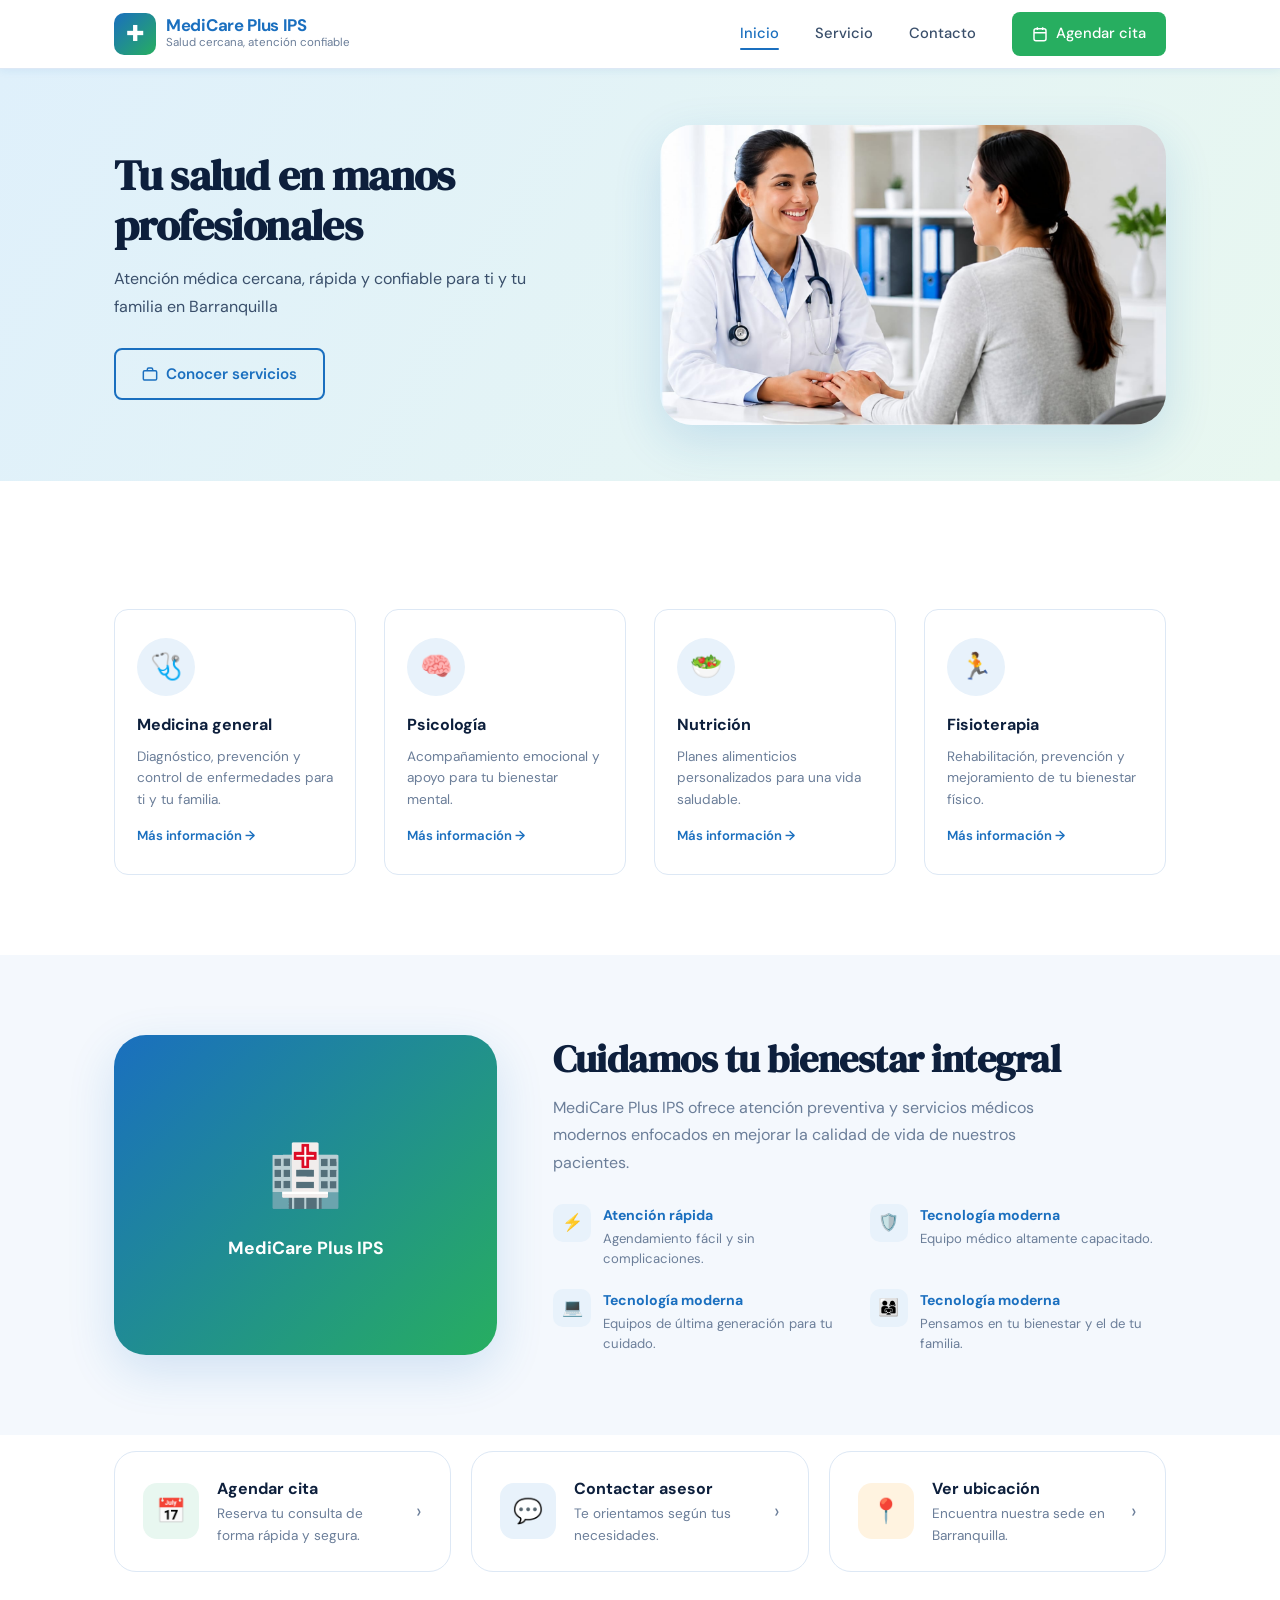
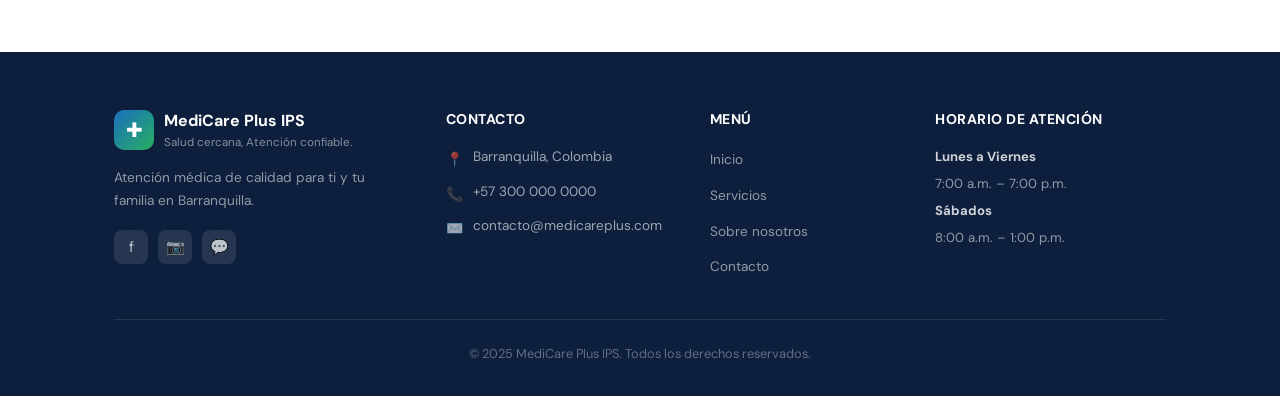
<file: index.html>
<!DOCTYPE html>
<html lang="es">
<head>
  <meta charset="UTF-8" />
  <meta name="viewport" content="width=device-width, initial-scale=1.0" />
  <title>MediCare Plus IPS — Inicio</title>
  <link rel="stylesheet" href="styles.css" />
  <style>
    /* ── HERO ────────────────────────────────── */
    .hero {
      background: linear-gradient(120deg, #dff0fb 0%, #e8f7f0 100%);
      overflow: hidden;
      position: relative;
    }
    .hero .container {
      display: grid;
      grid-template-columns: 1fr 1fr;
      align-items: center;
      gap: 40px;
      min-height: 380px;
      padding-top: 56px;
      padding-bottom: 56px;
    }
    .hero-content { max-width: 440px; }
    .hero-title {
      font-family: var(--font-display);
      font-size: 2.7rem;
      line-height: 1.15;
      color: var(--text-dark);
      letter-spacing: -.6px;
    }
    .hero-sub {
      font-size: 1rem;
      color: var(--text-mid);
      margin-top: 16px;
      line-height: 1.7;
    }
    .hero-actions { margin-top: 28px; display: flex; gap: 14px; flex-wrap: wrap; }
    .hero-image {
      position: relative;
      border-radius: var(--radius-xl);
      overflow: hidden;
      height: 300px;
      box-shadow: var(--shadow-lg);
    }
    .hero-image img {
      width: 100%; height: 100%;
      object-fit: cover;
    }
    .hero-image-placeholder {
      width: 100%; height: 100%;
      background: linear-gradient(135deg, #a8d8f0 0%, #c8ecd5 100%);
      display: flex; align-items: center; justify-content: center;
      font-size: 80px;
    }

    /* ── SPECIALTIES ─────────────────────────── */
    .specialties { background: var(--bg); }
    .specialties-grid {
      display: grid;
      grid-template-columns: repeat(4, 1fr);
      gap: 28px;
      margin-top: 48px;
    }
    .specialty-card {
      display: flex;
      flex-direction: column;
      align-items: flex-start;
      gap: 0;
      padding: 28px 22px;
      border-radius: var(--radius-md);
      border: 1.5px solid var(--border);
      background: var(--bg);
      transition: box-shadow var(--transition), transform var(--transition), border-color var(--transition);
    }
    .specialty-card:hover {
      box-shadow: var(--shadow-md);
      transform: translateY(-4px);
      border-color: var(--primary);
    }
    .specialty-card:hover .service-icon-wrap {
      background: var(--primary);
      color: #fff;
      transform: scale(1.08);
    }
    .specialty-card h3 {
      font-size: 1rem;
      font-weight: 700;
      color: var(--text-dark);
      margin-bottom: 8px;
    }
    .specialty-card p {
      font-size: .85rem;
      color: var(--text-light);
      line-height: 1.6;
      flex: 1;
    }
    .specialty-more {
      display: inline-flex;
      align-items: center;
      gap: 6px;
      font-size: .82rem;
      font-weight: 600;
      color: var(--primary);
      margin-top: 14px;
      transition: gap var(--transition);
    }
    .specialty-card:hover .specialty-more { gap: 10px; }

    /* ── ABOUT ───────────────────────────────── */
    .about { background: var(--bg-soft); }
    .about .container {
      display: grid;
      grid-template-columns: 1fr 1.6fr;
      gap: 56px;
      align-items: center;
    }
    .about-image {
      border-radius: var(--radius-xl);
      overflow: hidden;
      box-shadow: var(--shadow-lg);
      height: 320px;
    }
    .about-image-placeholder {
      width: 100%; height: 100%;
      background: linear-gradient(135deg, var(--primary) 0%, var(--accent) 100%);
      display: flex; align-items: center; justify-content: center;
      color: #fff;
      flex-direction: column;
      gap: 10px;
    }
    .about-image-placeholder span:first-child { font-size: 60px; }
    .about-image-placeholder span:last-child {
      font-weight: 700;
      font-size: 1.1rem;
      text-align: center;
    }
    .about-content {}
    .about-content .section-title { text-align: left; }
    .about-content .section-subtitle { margin-top: 12px; }
    .about-features {
      display: grid;
      grid-template-columns: 1fr 1fr;
      gap: 20px;
      margin-top: 28px;
    }
    .about-feature {
      display: flex;
      gap: 12px;
      align-items: flex-start;
    }
    .about-feature-icon {
      width: 38px; height: 38px;
      border-radius: 10px;
      background: var(--primary-light);
      display: flex; align-items: center; justify-content: center;
      color: var(--primary);
      font-size: 17px;
      flex-shrink: 0;
    }
    .about-feature h4 {
      font-size: .88rem;
      font-weight: 700;
      color: var(--primary);
      margin-bottom: 3px;
    }
    .about-feature p { font-size: .82rem; color: var(--text-light); line-height: 1.5; }

    /* ── QUICK ACTIONS ───────────────────────── */
    .quick-actions { background: var(--bg); }
    .quick-actions-grid {
      display: grid;
      grid-template-columns: repeat(3, 1fr);
      gap: 20px;
      margin-top: 16px;
    }
    .action-card--agenda .action-card-icon { background: #E8F7F0; color: var(--accent); }
    .action-card--asesor .action-card-icon { background: var(--primary-light); color: var(--primary); }
    .action-card--ubicacion .action-card-icon { background: #FFF3E0; color: #E67E22; }

    @media (max-width: 900px) {
      .hero .container { grid-template-columns: 1fr; }
      .hero-image { height: 240px; }
      .specialties-grid { grid-template-columns: repeat(2, 1fr); }
      .about .container { grid-template-columns: 1fr; }
      .quick-actions-grid { grid-template-columns: 1fr; }
    }
    @media (max-width: 640px) {
      .hero-title { font-size: 2rem; }
      .specialties-grid { grid-template-columns: 1fr; }
      .about-features { grid-template-columns: 1fr; }
    }
  </style>
</head>
<body>

  <!-- ══ NAVBAR ══════════════════════════════ -->
  <nav class="navbar">
    <div class="container">
      <a href="index.html" class="nav-logo">
        <div class="nav-logo-icon">✚</div>
        <div class="nav-logo-text">
          <span class="nav-logo-name">MediCare Plus IPS</span>
          <span class="nav-logo-tagline">Salud cercana, atención confiable</span>
        </div>
      </a>
      <div class="nav-links">
        <a href="index.html" class="active">Inicio</a>
        <a href="servicios.html">Servicio</a>
        <a href="contacto.html">Contacto</a>
        <a href="agendar.html" class="btn-cita">
          <svg viewBox="0 0 24 24" fill="none" stroke="currentColor" stroke-width="2.2">
            <rect x="3" y="4" width="18" height="18" rx="3"/>
            <path d="M16 2v4M8 2v4M3 10h18"/>
          </svg>
          Agendar cita
        </a>
      </div>
    </div>
  </nav>

  <!-- ══ HERO ════════════════════════════════ -->
  <section class="hero">
    <div class="container">
      <div class="hero-content">
        <h1 class="hero-title">Tu salud en manos profesionales</h1>
        <p class="hero-sub">Atención médica cercana, rápida y confiable para ti y tu familia en Barranquilla</p>
        <div class="hero-actions">
          <a href="servicios.html" class="btn-outline">
            <svg width="16" height="16" viewBox="0 0 24 24" fill="none" stroke="currentColor" stroke-width="2.2">
              <rect x="2" y="7" width="20" height="14" rx="2"/>
              <path d="M16 7V5a2 2 0 00-2-2h-4a2 2 0 00-2 2v2"/>
            </svg>
            Conocer servicios
          </a>
        </div>
      </div>
      <div class="hero-image">
        <img src="hero-doctor.png" alt="Doctora atendiendo paciente en MediCare Plus IPS" />
      </div>
    </div>
  </section>

  <!-- ══ ESPECIALIDADES ══════════════════════ -->
  <section class="specialties section">
    <div class="container">
      <div class="specialties-grid">

        <div class="specialty-card">
          <div class="service-icon-wrap">🩺</div>
          <h3>Medicina general</h3>
          <p>Diagnóstico, prevención y control de enfermedades para ti y tu familia.</p>
          <a href="servicios.html" class="specialty-more">Más información →</a>
        </div>

        <div class="specialty-card">
          <div class="service-icon-wrap">🧠</div>
          <h3>Psicología</h3>
          <p>Acompañamiento emocional y apoyo para tu bienestar mental.</p>
          <a href="servicios.html" class="specialty-more">Más información →</a>
        </div>

        <div class="specialty-card">
          <div class="service-icon-wrap">🥗</div>
          <h3>Nutrición</h3>
          <p>Planes alimenticios personalizados para una vida saludable.</p>
          <a href="servicios.html" class="specialty-more">Más información →</a>
        </div>

        <div class="specialty-card">
          <div class="service-icon-wrap">🏃</div>
          <h3>Fisioterapia</h3>
          <p>Rehabilitación, prevención y mejoramiento de tu bienestar físico.</p>
          <a href="servicios.html" class="specialty-more">Más información →</a>
        </div>

      </div>
    </div>
  </section>

  <!-- ══ SOBRE NOSOTROS ══════════════════════ -->
  <section class="about section">
    <div class="container">
      <div class="about-image">
        <div class="about-image-placeholder">
          <span>🏥</span>
          <span>MediCare Plus IPS</span>
        </div>
      </div>
      <div class="about-content">
        <h2 class="section-title">Cuidamos tu bienestar integral</h2>
        <p class="section-subtitle">
          MediCare Plus IPS ofrece atención preventiva y servicios médicos modernos
          enfocados en mejorar la calidad de vida de nuestros pacientes.
        </p>
        <div class="about-features">
          <div class="about-feature">
            <div class="about-feature-icon">⚡</div>
            <div>
              <h4>Atención rápida</h4>
              <p>Agendamiento fácil y sin complicaciones.</p>
            </div>
          </div>
          <div class="about-feature">
            <div class="about-feature-icon">🛡️</div>
            <div>
              <h4>Tecnología moderna</h4>
              <p>Equipo médico altamente capacitado.</p>
            </div>
          </div>
          <div class="about-feature">
            <div class="about-feature-icon">💻</div>
            <div>
              <h4>Tecnología moderna</h4>
              <p>Equipos de última generación para tu cuidado.</p>
            </div>
          </div>
          <div class="about-feature">
            <div class="about-feature-icon">👨‍👩‍👧</div>
            <div>
              <h4>Tecnología moderna</h4>
              <p>Pensamos en tu bienestar y el de tu familia.</p>
            </div>
          </div>
        </div>
      </div>
    </div>
  </section>

  <!-- ══ QUICK ACTIONS ═══════════════════════ -->
  <section class="quick-actions section" style="padding-top:0;">
    <div class="container">
      <div class="quick-actions-grid">

        <a href="agendar.html" class="action-card action-card--agenda">
          <div class="action-card-icon">📅</div>
          <div class="action-card-text">
            <h3>Agendar cita</h3>
            <p>Reserva tu consulta de forma rápida y segura.</p>
          </div>
          <span class="action-card-arrow">›</span>
        </a>

        <a href="contacto.html" class="action-card action-card--asesor">
          <div class="action-card-icon">💬</div>
          <div class="action-card-text">
            <h3>Contactar asesor</h3>
            <p>Te orientamos según tus necesidades.</p>
          </div>
          <span class="action-card-arrow">›</span>
        </a>

        <a href="contacto.html" class="action-card action-card--ubicacion">
          <div class="action-card-icon">📍</div>
          <div class="action-card-text">
            <h3>Ver ubicación</h3>
            <p>Encuentra nuestra sede en Barranquilla.</p>
          </div>
          <span class="action-card-arrow">›</span>
        </a>

      </div>
    </div>
  </section>

  <!-- ══ FOOTER ══════════════════════════════ -->
  <footer class="footer">
    <div class="container">
      <div class="footer-grid">
        <div class="footer-brand">
          <div class="footer-logo">
            <div class="footer-logo-icon">✚</div>
            <div>
              <div class="footer-logo-name">MediCare Plus IPS</div>
              <div class="footer-logo-tagline">Salud cercana, Atención confiable.</div>
            </div>
          </div>
          <p class="footer-desc">Atención médica de calidad para ti y tu familia en Barranquilla.</p>
          <div class="footer-socials">
            <a href="#">f</a>
            <a href="#">📷</a>
            <a href="#">💬</a>
          </div>
        </div>

        <div class="footer-col">
          <h4>Contacto</h4>
          <div class="footer-contact-list">
            <div class="footer-contact-item"><span>📍</span><span>Barranquilla, Colombia</span></div>
            <div class="footer-contact-item"><span>📞</span><span>+57 300 000 0000</span></div>
            <div class="footer-contact-item"><span>✉️</span><span>contacto@medicareplus.com</span></div>
          </div>
        </div>

        <div class="footer-col">
          <h4>Menú</h4>
          <ul>
            <li><a href="index.html">Inicio</a></li>
            <li><a href="servicios.html">Servicios</a></li>
            <li><a href="#">Sobre nosotros</a></li>
            <li><a href="contacto.html">Contacto</a></li>
          </ul>
        </div>

        <div class="footer-col">
          <h4>Horario de atención</h4>
          <div class="footer-hours">
            <div class="footer-hours-row"><strong>Lunes a Viernes</strong></div>
            <div class="footer-hours-row"><span>7:00 a.m. – 7:00 p.m.</span></div>
            <div class="footer-hours-row"><strong>Sábados</strong></div>
            <div class="footer-hours-row"><span>8:00 a.m. – 1:00 p.m.</span></div>
          </div>
        </div>
      </div>
      <div class="footer-bottom">© 2025 MediCare Plus IPS. Todos los derechos reservados.</div>
    </div>
  </footer>

</body>
</html>
</file>
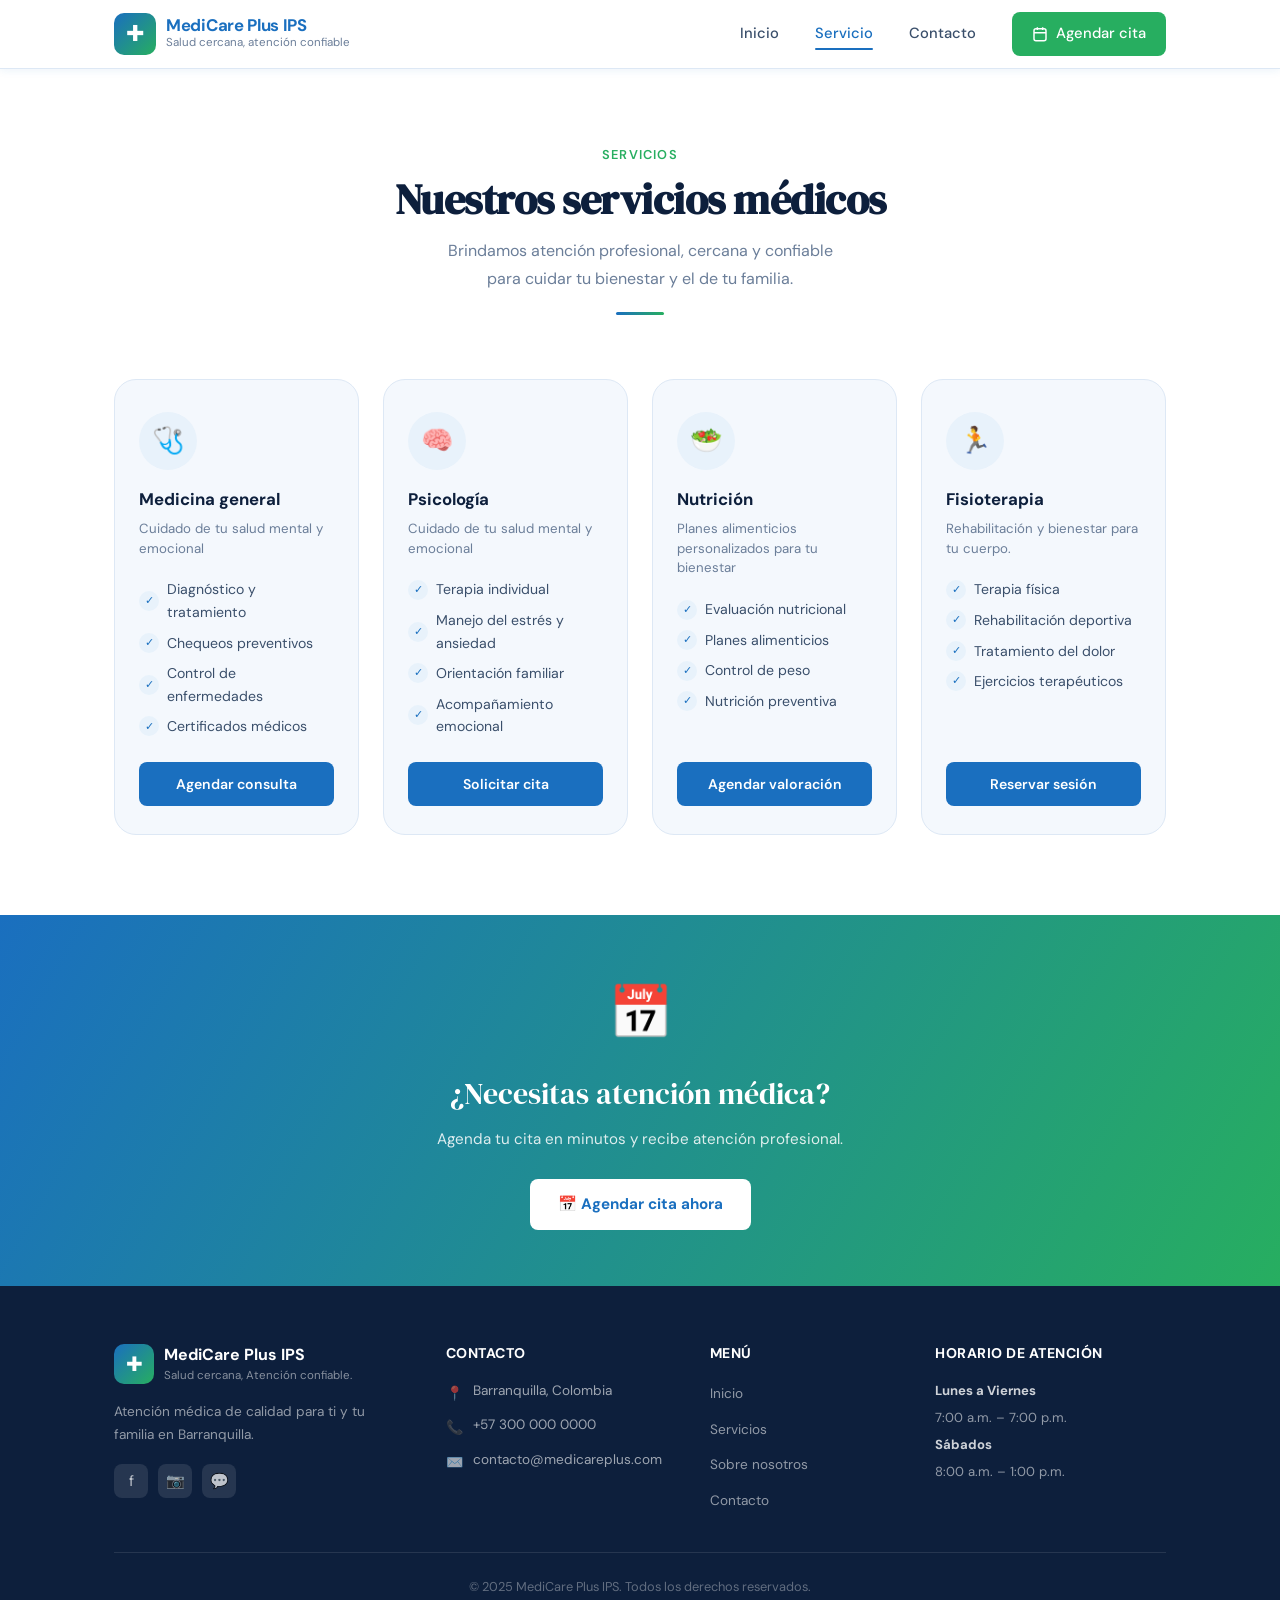
<file: servicios.html>
<!DOCTYPE html>
<html lang="es">
<head>
  <meta charset="UTF-8" />
  <meta name="viewport" content="width=device-width, initial-scale=1.0" />
  <title>MediCare Plus IPS — Servicios</title>
  <link rel="stylesheet" href="styles.css" />
  <style>
    /* ── PAGE HEADER ─────────────────────────── */
    .page-header {
      text-align: center;
      padding: 72px 0 48px;
    }
    .page-header .section-title { font-size: 2.6rem; }
    .page-header .section-subtitle { margin: 12px auto 0; text-align: center; }
    .page-header .divider { margin-top: 20px; }

    /* ── SERVICE CARDS GRID ──────────────────── */
    .services-section { background: var(--bg); padding-bottom: 80px; }
    .services-grid {
      display: grid;
      grid-template-columns: repeat(4, 1fr);
      gap: 24px;
      margin-top: 16px;
    }
    .service-card {
      background: var(--bg-soft);
      border: 1.5px solid var(--border);
      border-radius: var(--radius-lg);
      padding: 32px 24px 28px;
      display: flex;
      flex-direction: column;
      gap: 0;
      transition: box-shadow var(--transition), transform var(--transition), border-color var(--transition);
    }
    .service-card:hover {
      box-shadow: var(--shadow-md);
      transform: translateY(-5px);
      border-color: var(--primary);
    }
    .service-card:hover .service-icon-wrap {
      background: var(--primary);
      color: #fff;
      transform: scale(1.05);
    }
    .service-card h3 {
      font-size: 1.05rem;
      font-weight: 700;
      color: var(--text-dark);
      margin-bottom: 6px;
    }
    .service-card .service-tagline {
      font-size: .83rem;
      color: var(--text-light);
      margin-bottom: 20px;
      line-height: 1.5;
    }
    .service-card .check-list { flex: 1; margin-bottom: 24px; }
    .service-card .btn-primary {
      width: 100%;
      justify-content: center;
      padding: 11px 20px;
      font-size: .88rem;
    }

    /* ── CTA BANNER ──────────────────────────── */
    .cta-banner {
      background: linear-gradient(120deg, var(--primary) 0%, var(--accent) 100%);
      padding: 56px 0;
      text-align: center;
      color: #fff;
    }
    .cta-banner .icon { font-size: 52px; margin-bottom: 16px; }
    .cta-banner h2 {
      font-family: var(--font-display);
      font-size: 1.9rem;
      font-weight: 400;
      margin-bottom: 8px;
    }
    .cta-banner p { font-size: .95rem; opacity: .85; margin-bottom: 28px; }
    .btn-cta-white {
      display: inline-flex;
      align-items: center;
      gap: 8px;
      padding: 13px 28px;
      background: #fff;
      color: var(--primary);
      border-radius: var(--radius-sm);
      font-weight: 700;
      font-size: .95rem;
      transition: transform var(--transition), box-shadow var(--transition);
    }
    .btn-cta-white:hover {
      transform: translateY(-2px);
      box-shadow: 0 8px 24px rgba(0,0,0,.15);
    }

    @media (max-width: 900px) {
      .services-grid { grid-template-columns: repeat(2, 1fr); }
    }
    @media (max-width: 600px) {
      .services-grid { grid-template-columns: 1fr; }
      .page-header .section-title { font-size: 2rem; }
    }
  </style>
</head>
<body>

  <!-- ══ NAVBAR ══════════════════════════════ -->
  <nav class="navbar">
    <div class="container">
      <a href="index.html" class="nav-logo">
        <div class="nav-logo-icon">✚</div>
        <div class="nav-logo-text">
          <span class="nav-logo-name">MediCare Plus IPS</span>
          <span class="nav-logo-tagline">Salud cercana, atención confiable</span>
        </div>
      </a>
      <div class="nav-links">
        <a href="index.html">Inicio</a>
        <a href="servicios.html" class="active">Servicio</a>
        <a href="contacto.html">Contacto</a>
        <a href="agendar.html" class="btn-cita">
          <svg viewBox="0 0 24 24" fill="none" stroke="currentColor" stroke-width="2.2">
            <rect x="3" y="4" width="18" height="18" rx="3"/>
            <path d="M16 2v4M8 2v4M3 10h18"/>
          </svg>
          Agendar cita
        </a>
      </div>
    </div>
  </nav>

  <!-- ══ PAGE HEADER ════════════════════════ -->
  <div class="page-header">
    <div class="container">
      <span class="section-label">Servicios</span>
      <h1 class="section-title">Nuestros servicios médicos</h1>
      <p class="section-subtitle">
        Brindamos atención profesional, cercana y confiable<br>
        para cuidar tu bienestar y el de tu familia.
      </p>
      <div class="divider"></div>
    </div>
  </div>

  <!-- ══ SERVICES GRID ══════════════════════ -->
  <section class="services-section">
    <div class="container">
      <div class="services-grid">

        <!-- Medicina General -->
        <div class="service-card">
          <div class="service-icon-wrap">🩺</div>
          <h3>Medicina general</h3>
          <p class="service-tagline">Cuidado de tu salud mental y emocional</p>
          <div class="check-list">
            <div class="check-item">
              <div class="check-icon">✓</div>
              Diagnóstico y tratamiento
            </div>
            <div class="check-item">
              <div class="check-icon">✓</div>
              Chequeos preventivos
            </div>
            <div class="check-item">
              <div class="check-icon">✓</div>
              Control de enfermedades
            </div>
            <div class="check-item">
              <div class="check-icon">✓</div>
              Certificados médicos
            </div>
          </div>
          <a href="agendar.html" class="btn-primary">Agendar consulta</a>
        </div>

        <!-- Psicología -->
        <div class="service-card">
          <div class="service-icon-wrap">🧠</div>
          <h3>Psicología</h3>
          <p class="service-tagline">Cuidado de tu salud mental y emocional</p>
          <div class="check-list">
            <div class="check-item">
              <div class="check-icon">✓</div>
              Terapia individual
            </div>
            <div class="check-item">
              <div class="check-icon">✓</div>
              Manejo del estrés y ansiedad
            </div>
            <div class="check-item">
              <div class="check-icon">✓</div>
              Orientación familiar
            </div>
            <div class="check-item">
              <div class="check-icon">✓</div>
              Acompañamiento emocional
            </div>
          </div>
          <a href="agendar.html" class="btn-primary">Solicitar cita</a>
        </div>

        <!-- Nutrición -->
        <div class="service-card">
          <div class="service-icon-wrap">🥗</div>
          <h3>Nutrición</h3>
          <p class="service-tagline">Planes alimenticios personalizados para tu bienestar</p>
          <div class="check-list">
            <div class="check-item">
              <div class="check-icon">✓</div>
              Evaluación nutricional
            </div>
            <div class="check-item">
              <div class="check-icon">✓</div>
              Planes alimenticios
            </div>
            <div class="check-item">
              <div class="check-icon">✓</div>
              Control de peso
            </div>
            <div class="check-item">
              <div class="check-icon">✓</div>
              Nutrición preventiva
            </div>
          </div>
          <a href="agendar.html" class="btn-primary">Agendar valoración</a>
        </div>

        <!-- Fisioterapia -->
        <div class="service-card">
          <div class="service-icon-wrap">🏃</div>
          <h3>Fisioterapia</h3>
          <p class="service-tagline">Rehabilitación y bienestar para tu cuerpo.</p>
          <div class="check-list">
            <div class="check-item">
              <div class="check-icon">✓</div>
              Terapia física
            </div>
            <div class="check-item">
              <div class="check-icon">✓</div>
              Rehabilitación deportiva
            </div>
            <div class="check-item">
              <div class="check-icon">✓</div>
              Tratamiento del dolor
            </div>
            <div class="check-item">
              <div class="check-icon">✓</div>
              Ejercicios terapéuticos
            </div>
          </div>
          <a href="agendar.html" class="btn-primary">Reservar sesión</a>
        </div>

      </div>
    </div>
  </section>

  <!-- ══ CTA BANNER ═════════════════════════ -->
  <section class="cta-banner">
    <div class="container">
      <div class="icon">📅</div>
      <h2>¿Necesitas atención médica?</h2>
      <p>Agenda tu cita en minutos y recibe atención profesional.</p>
      <a href="agendar.html" class="btn-cta-white">
        📅 Agendar cita ahora
      </a>
    </div>
  </section>

  <!-- ══ FOOTER ══════════════════════════════ -->
  <footer class="footer">
    <div class="container">
      <div class="footer-grid">
        <div class="footer-brand">
          <div class="footer-logo">
            <div class="footer-logo-icon">✚</div>
            <div>
              <div class="footer-logo-name">MediCare Plus IPS</div>
              <div class="footer-logo-tagline">Salud cercana, Atención confiable.</div>
            </div>
          </div>
          <p class="footer-desc">Atención médica de calidad para ti y tu familia en Barranquilla.</p>
          <div class="footer-socials">
            <a href="#">f</a>
            <a href="#">📷</a>
            <a href="#">💬</a>
          </div>
        </div>
        <div class="footer-col">
          <h4>Contacto</h4>
          <div class="footer-contact-list">
            <div class="footer-contact-item"><span>📍</span><span>Barranquilla, Colombia</span></div>
            <div class="footer-contact-item"><span>📞</span><span>+57 300 000 0000</span></div>
            <div class="footer-contact-item"><span>✉️</span><span>contacto@medicareplus.com</span></div>
          </div>
        </div>
        <div class="footer-col">
          <h4>Menú</h4>
          <ul>
            <li><a href="index.html">Inicio</a></li>
            <li><a href="servicios.html">Servicios</a></li>
            <li><a href="#">Sobre nosotros</a></li>
            <li><a href="contacto.html">Contacto</a></li>
          </ul>
        </div>
        <div class="footer-col">
          <h4>Horario de atención</h4>
          <div class="footer-hours">
            <div class="footer-hours-row"><strong>Lunes a Viernes</strong></div>
            <div class="footer-hours-row"><span>7:00 a.m. – 7:00 p.m.</span></div>
            <div class="footer-hours-row"><strong>Sábados</strong></div>
            <div class="footer-hours-row"><span>8:00 a.m. – 1:00 p.m.</span></div>
          </div>
        </div>
      </div>
      <div class="footer-bottom">© 2025 MediCare Plus IPS. Todos los derechos reservados.</div>
    </div>
  </footer>

</body>
</html>
</file>
<file: styles.css>
/* =============================================
   MediCare Plus IPS — Global Stylesheet
   ============================================= */

@import url('https://fonts.googleapis.com/css2?family=DM+Sans:ital,opsz,wght@0,9..40,300;0,9..40,400;0,9..40,500;0,9..40,600;0,9..40,700;1,9..40,400&family=DM+Serif+Display:ital@0;1&display=swap');

/* ── Variables ──────────────────────────────── */
:root {
  --primary:        #1A6FBF;
  --primary-dark:   #145499;
  --primary-light:  #E8F2FB;
  --accent:         #27AE60;
  --accent-dark:    #1E8449;
  --text-dark:      #0D1F3C;
  --text-mid:       #3A4F6B;
  --text-light:     #6B7E99;
  --bg:             #FFFFFF;
  --bg-soft:        #F4F8FD;
  --border:         #DDE8F5;
  --shadow-sm:      0 2px 8px rgba(26,111,191,.08);
  --shadow-md:      0 6px 24px rgba(26,111,191,.12);
  --shadow-lg:      0 16px 48px rgba(26,111,191,.16);
  --radius-sm:      8px;
  --radius-md:      14px;
  --radius-lg:      22px;
  --radius-xl:      32px;
  --font-body:      'DM Sans', sans-serif;
  --font-display:   'DM Serif Display', serif;
  --transition:     .22s cubic-bezier(.4,0,.2,1);
}

/* ── Reset & Base ───────────────────────────── */
*, *::before, *::after { box-sizing: border-box; margin: 0; padding: 0; }
html { scroll-behavior: smooth; font-size: 16px; }
body {
  font-family: var(--font-body);
  color: var(--text-dark);
  background: var(--bg);
  line-height: 1.6;
  -webkit-font-smoothing: antialiased;
}
img { display: block; max-width: 100%; }
a { text-decoration: none; color: inherit; }
ul { list-style: none; }
button { cursor: pointer; font-family: inherit; }

/* ── Utility ────────────────────────────────── */
.container { max-width: 1100px; margin: 0 auto; padding: 0 24px; }
.section { padding: 80px 0; }

/* =============================================
   NAVBAR
   ============================================= */
.navbar {
  position: sticky;
  top: 0;
  z-index: 100;
  background: var(--bg);
  border-bottom: 1px solid var(--border);
  box-shadow: var(--shadow-sm);
}
.navbar .container {
  display: flex;
  align-items: center;
  justify-content: space-between;
  height: 68px;
}
.nav-logo {
  display: flex;
  align-items: center;
  gap: 10px;
}
.nav-logo-icon {
  width: 42px; height: 42px;
  background: linear-gradient(135deg, var(--primary) 0%, var(--accent) 100%);
  border-radius: 10px;
  display: flex; align-items: center; justify-content: center;
  color: #fff;
  font-size: 22px;
  flex-shrink: 0;
}
.nav-logo-text { display: flex; flex-direction: column; }
.nav-logo-name {
  font-weight: 700;
  font-size: 1.05rem;
  color: var(--primary);
  line-height: 1.1;
  letter-spacing: -.3px;
}
.nav-logo-tagline { font-size: .72rem; color: var(--text-light); }
.nav-links {
  display: flex;
  align-items: center;
  gap: 36px;
}
.nav-links a {
  font-size: .92rem;
  font-weight: 500;
  color: var(--text-mid);
  position: relative;
  transition: color var(--transition);
}
.nav-links a:hover,
.nav-links a.active { color: var(--primary); }
.nav-links a.active::after {
  content: '';
  position: absolute;
  bottom: -4px; left: 0; right: 0;
  height: 2px;
  background: var(--primary);
  border-radius: 2px;
}
.btn-cita {
  display: inline-flex;
  align-items: center;
  gap: 8px;
  padding: 10px 20px;
  background: var(--accent);
  color: #fff !important;
  border-radius: var(--radius-sm);
  font-size: .9rem;
  font-weight: 600;
  transition: background var(--transition), transform var(--transition), box-shadow var(--transition);
}
.btn-cita:hover {
  background: var(--accent-dark);
  transform: translateY(-1px);
  box-shadow: 0 4px 14px rgba(39,174,96,.35);
}
.btn-cita svg { width: 16px; height: 16px; flex-shrink: 0; }

/* =============================================
   BUTTONS (global)
   ============================================= */
.btn-primary {
  display: inline-flex;
  align-items: center;
  gap: 8px;
  padding: 12px 26px;
  background: var(--primary);
  color: #fff;
  border: none;
  border-radius: var(--radius-sm);
  font-size: .95rem;
  font-weight: 600;
  transition: background var(--transition), transform var(--transition), box-shadow var(--transition);
}
.btn-primary:hover {
  background: var(--primary-dark);
  transform: translateY(-2px);
  box-shadow: var(--shadow-md);
}
.btn-outline {
  display: inline-flex;
  align-items: center;
  gap: 8px;
  padding: 12px 26px;
  background: transparent;
  color: var(--primary);
  border: 2px solid var(--primary);
  border-radius: var(--radius-sm);
  font-size: .95rem;
  font-weight: 600;
  transition: all var(--transition);
}
.btn-outline:hover {
  background: var(--primary);
  color: #fff;
}
.btn-accent {
  display: inline-flex;
  align-items: center;
  gap: 8px;
  padding: 12px 26px;
  background: var(--accent);
  color: #fff;
  border: none;
  border-radius: var(--radius-sm);
  font-size: .95rem;
  font-weight: 600;
  transition: all var(--transition);
}
.btn-accent:hover {
  background: var(--accent-dark);
  transform: translateY(-2px);
  box-shadow: 0 4px 14px rgba(39,174,96,.35);
}

/* =============================================
   FOOTER
   ============================================= */
.footer {
  background: var(--text-dark);
  color: #fff;
  padding: 56px 0 32px;
}
.footer-grid {
  display: grid;
  grid-template-columns: 1.6fr 1fr 1fr 1.3fr;
  gap: 48px;
  padding-bottom: 40px;
  border-bottom: 1px solid rgba(255,255,255,.1);
}
.footer-brand { display: flex; flex-direction: column; gap: 14px; }
.footer-logo {
  display: flex;
  align-items: center;
  gap: 10px;
}
.footer-logo-icon {
  width: 40px; height: 40px;
  background: linear-gradient(135deg, var(--primary) 0%, var(--accent) 100%);
  border-radius: 10px;
  display: flex; align-items: center; justify-content: center;
  font-size: 20px;
}
.footer-logo-name { font-weight: 700; font-size: 1rem; color: #fff; }
.footer-logo-tagline { font-size: .72rem; color: rgba(255,255,255,.5); }
.footer-desc { font-size: .85rem; color: rgba(255,255,255,.55); line-height: 1.7; }
.footer-socials { display: flex; gap: 10px; margin-top: 4px; }
.footer-socials a {
  width: 34px; height: 34px;
  border-radius: 8px;
  background: rgba(255,255,255,.1);
  display: flex; align-items: center; justify-content: center;
  font-size: 15px;
  color: rgba(255,255,255,.7);
  transition: background var(--transition), color var(--transition);
}
.footer-socials a:hover { background: var(--primary); color: #fff; }
.footer-col h4 {
  font-size: .88rem;
  font-weight: 700;
  color: #fff;
  margin-bottom: 16px;
  letter-spacing: .5px;
  text-transform: uppercase;
}
.footer-col ul { display: flex; flex-direction: column; gap: 10px; }
.footer-col ul a {
  font-size: .85rem;
  color: rgba(255,255,255,.55);
  transition: color var(--transition);
}
.footer-col ul a:hover { color: #fff; }
.footer-contact-list { display: flex; flex-direction: column; gap: 10px; }
.footer-contact-item {
  display: flex;
  align-items: flex-start;
  gap: 10px;
  font-size: .85rem;
  color: rgba(255,255,255,.6);
}
.footer-contact-item span:first-child {
  font-size: 14px;
  margin-top: 2px;
  flex-shrink: 0;
}
.footer-hours { display: flex; flex-direction: column; gap: 6px; }
.footer-hours-row { display: flex; justify-content: space-between; font-size: .82rem; color: rgba(255,255,255,.55); }
.footer-hours-row strong { color: rgba(255,255,255,.8); }
.footer-bottom {
  padding-top: 24px;
  text-align: center;
  font-size: .8rem;
  color: rgba(255,255,255,.35);
}

/* =============================================
   FORM ELEMENTS (shared)
   ============================================= */
.form-group { display: flex; flex-direction: column; gap: 6px; }
.form-group label {
  font-size: .82rem;
  font-weight: 600;
  color: var(--text-mid);
}
.form-group label .req { color: var(--primary); margin-left: 2px; }
.form-input,
.form-select,
.form-textarea {
  width: 100%;
  padding: 12px 14px 12px 40px;
  border: 1.5px solid var(--border);
  border-radius: var(--radius-sm);
  font-family: var(--font-body);
  font-size: .9rem;
  color: var(--text-dark);
  background: var(--bg);
  transition: border-color var(--transition), box-shadow var(--transition);
  appearance: none;
}
.form-input::placeholder,
.form-select option[value=""],
.form-textarea::placeholder { color: var(--text-light); }
.form-input:focus,
.form-select:focus,
.form-textarea:focus {
  outline: none;
  border-color: var(--primary);
  box-shadow: 0 0 0 3px rgba(26,111,191,.12);
}
.form-input-wrap,
.form-select-wrap {
  position: relative;
}
.form-icon {
  position: absolute;
  left: 12px;
  top: 50%;
  transform: translateY(-50%);
  color: var(--text-light);
  font-size: 15px;
  pointer-events: none;
}
.form-select-wrap::after {
  content: '▾';
  position: absolute;
  right: 14px;
  top: 50%;
  transform: translateY(-50%);
  color: var(--text-light);
  pointer-events: none;
  font-size: 12px;
}
.form-textarea {
  padding-left: 40px;
  resize: vertical;
  min-height: 120px;
  line-height: 1.6;
}
.form-privacy {
  font-size: .78rem;
  color: var(--text-light);
  display: flex;
  align-items: center;
  gap: 6px;
}
.form-privacy a { color: var(--primary); }
.form-privacy span { font-size: 14px; color: var(--accent); }

/* =============================================
   CHECKBOX LIST (services)
   ============================================= */
.check-list { display: flex; flex-direction: column; gap: 8px; }
.check-item {
  display: flex;
  align-items: center;
  gap: 8px;
  font-size: .88rem;
  color: var(--text-mid);
}
.check-icon {
  width: 20px; height: 20px;
  background: var(--primary-light);
  border-radius: 50%;
  display: flex; align-items: center; justify-content: center;
  color: var(--primary);
  font-size: 11px;
  flex-shrink: 0;
}

/* =============================================
   SECTION LABELS
   ============================================= */
.section-label {
  display: inline-block;
  font-size: .8rem;
  font-weight: 600;
  letter-spacing: 1.2px;
  text-transform: uppercase;
  color: var(--accent);
  margin-bottom: 10px;
}
.section-title {
  font-family: var(--font-display);
  font-size: 2.4rem;
  line-height: 1.2;
  color: var(--text-dark);
  letter-spacing: -.5px;
}
.section-subtitle {
  font-size: 1rem;
  color: var(--text-light);
  max-width: 520px;
  line-height: 1.7;
  margin-top: 12px;
}
.divider {
  width: 48px; height: 3px;
  background: linear-gradient(90deg, var(--primary), var(--accent));
  border-radius: 2px;
  margin: 16px auto 0;
}

/* =============================================
   CARDS (service cards)
   ============================================= */
.service-icon-wrap {
  width: 58px; height: 58px;
  background: var(--primary-light);
  border-radius: 50%;
  display: flex; align-items: center; justify-content: center;
  color: var(--primary);
  font-size: 26px;
  margin-bottom: 16px;
  transition: background var(--transition), transform var(--transition);
}

/* =============================================
   QUICK ACTION CARDS (homepage bottom)
   ============================================= */
.action-card {
  display: flex;
  align-items: center;
  gap: 18px;
  background: var(--bg);
  border: 1.5px solid var(--border);
  border-radius: var(--radius-lg);
  padding: 24px 28px;
  transition: box-shadow var(--transition), transform var(--transition), border-color var(--transition);
  cursor: pointer;
  text-decoration: none;
}
.action-card:hover {
  box-shadow: var(--shadow-md);
  transform: translateY(-3px);
  border-color: var(--primary);
}
.action-card-icon {
  width: 56px; height: 56px;
  border-radius: var(--radius-md);
  display: flex; align-items: center; justify-content: center;
  font-size: 24px;
  flex-shrink: 0;
}
.action-card-text h3 { font-size: 1rem; font-weight: 700; color: var(--text-dark); }
.action-card-text p { font-size: .85rem; color: var(--text-light); margin-top: 2px; }
.action-card-arrow {
  margin-left: auto;
  color: var(--text-light);
  font-size: 20px;
  transition: transform var(--transition);
}
.action-card:hover .action-card-arrow { transform: translateX(4px); color: var(--primary); }

/* =============================================
   RESPONSIVE (basic)
   ============================================= */
@media (max-width: 900px) {
  .footer-grid { grid-template-columns: 1fr 1fr; }
  .section-title { font-size: 1.9rem; }
}
@media (max-width: 640px) {
  .navbar .container { padding: 0 16px; }
  .nav-links { gap: 18px; }
  .footer-grid { grid-template-columns: 1fr; gap: 28px; }
  .section { padding: 56px 0; }
}
</file>
